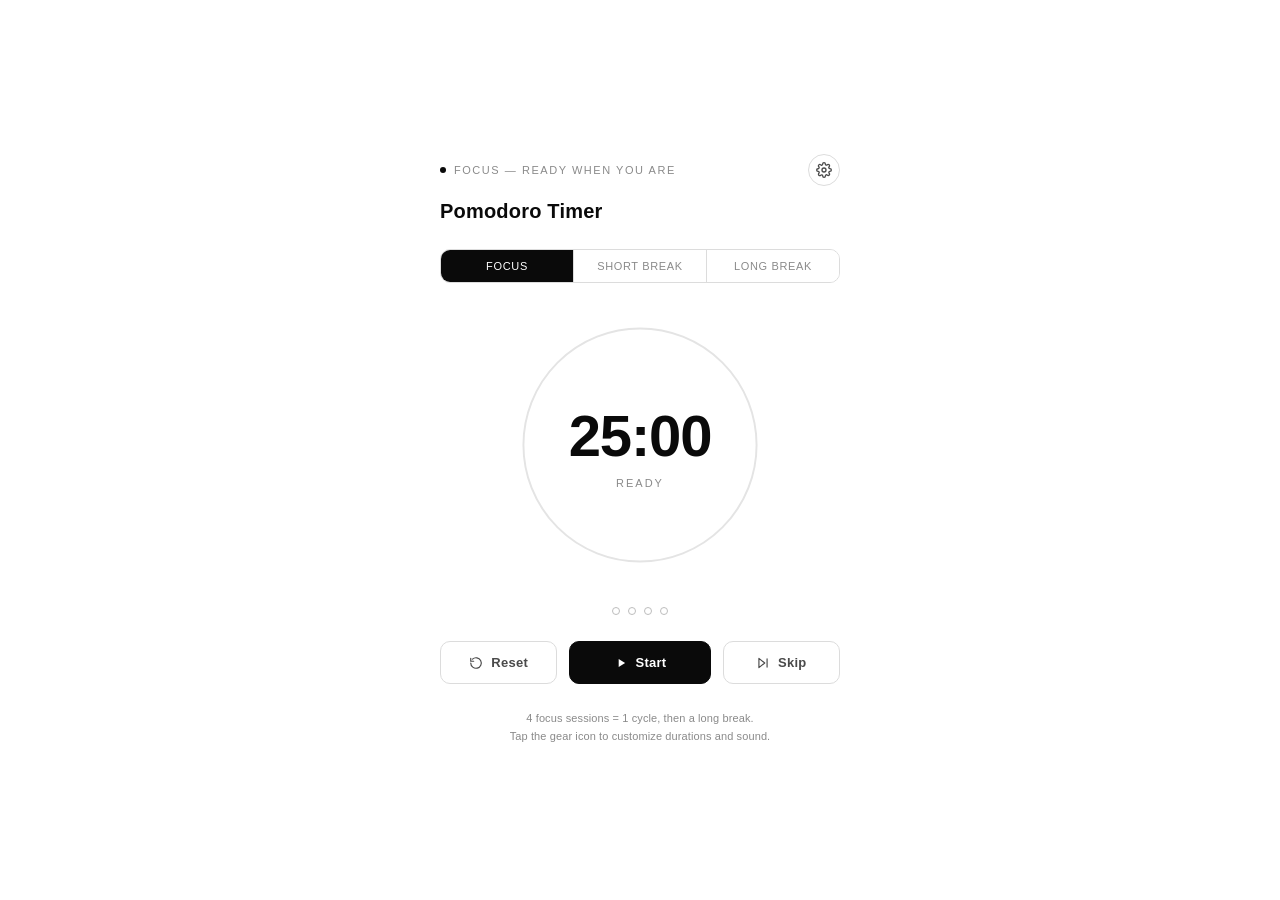
<file: index.html>
<!DOCTYPE html>
<html lang="en">
<head>
<meta charset="UTF-8">
<meta name="viewport" content="width=device-width, initial-scale=1.0">
<link rel="stylesheet" href="style.css">
<title>Pomodoro Timer</title>
</head>
<body>

<div class="app">
  <div class="topbar">
    <div class="eyebrow"><span class="dot" id="pulseDot"></span><span id="eyebrowText">Ready when you are</span></div>
    <button class="icon-btn" id="settingsBtn" aria-label="Open settings">
      <svg viewBox="0 0 24 24" fill="none" stroke="currentColor" stroke-width="2" stroke-linecap="round" stroke-linejoin="round"><circle cx="12" cy="12" r="3"/><path d="M19.4 15a1.65 1.65 0 0 0 .33 1.82l.06.06a2 2 0 1 1-2.83 2.83l-.06-.06a1.65 1.65 0 0 0-1.82-.33 1.65 1.65 0 0 0-1 1.51V21a2 2 0 0 1-4 0v-.09A1.65 1.65 0 0 0 9 19.4a1.65 1.65 0 0 0-1.82.33l-.06.06a2 2 0 1 1-2.83-2.83l.06-.06a1.65 1.65 0 0 0 .33-1.82 1.65 1.65 0 0 0-1.51-1H3a2 2 0 0 1 0-4h.09A1.65 1.65 0 0 0 4.6 9a1.65 1.65 0 0 0-.33-1.82l-.06-.06a2 2 0 1 1 2.83-2.83l.06.06a1.65 1.65 0 0 0 1.82.33H9a1.65 1.65 0 0 0 1-1.51V3a2 2 0 0 1 4 0v.09a1.65 1.65 0 0 0 1 1.51 1.65 1.65 0 0 0 1.82-.33l.06-.06a2 2 0 1 1 2.83 2.83l-.06.06a1.65 1.65 0 0 0-.33 1.82V9a1.65 1.65 0 0 0 1.51 1H21a2 2 0 0 1 0 4h-.09a1.65 1.65 0 0 0-1.51 1z"/></svg>
    </button>
  </div>

  <h1>Pomodoro Timer</h1>

  <div class="modes" role="tablist" aria-label="Timer mode">
    <button class="active" data-mode="focus" role="tab" aria-selected="true">Focus</button>
    <button data-mode="short" role="tab" aria-selected="false">Short Break</button>
    <button data-mode="long" role="tab" aria-selected="false">Long Break</button>
  </div>

  <div class="dial-wrap">
    <svg class="dial" viewBox="0 0 280 280">
      <circle class="ring-track" cx="140" cy="140" r="120"></circle>
      <circle class="ring-progress" id="ringProgress" cx="140" cy="140" r="120"
              stroke-dasharray="754" stroke-dashoffset="0"></circle>
    </svg>
    <div class="dial-center">
      <div class="time" id="timeDisplay">25:00</div>
      <div class="status-label" id="statusLabel">Ready</div>
    </div>
  </div>

  <div class="sessions" id="sessionDots" aria-label="Completed focus sessions this cycle"></div>

  <div class="controls">
    <button class="btn ghost" id="resetBtn" aria-label="Reset timer">
      <svg viewBox="0 0 24 24" fill="none" stroke="currentColor" stroke-width="2" stroke-linecap="round"><path d="M3 12a9 9 0 1 0 3-6.7"/><path d="M3 4v5h5"/></svg>
      Reset
    </button>
    <button class="btn primary" id="startPauseBtn">
      <svg id="startIcon" viewBox="0 0 24 24" fill="currentColor"><path d="M8 5v14l11-7z"/></svg>
      <svg id="pauseIcon" viewBox="0 0 24 24" fill="currentColor" style="display:none"><rect x="6" y="5" width="4" height="14"/><rect x="14" y="5" width="4" height="14"/></svg>
      <span id="startPauseLabel">Start</span>
    </button>
    <button class="btn ghost" id="skipBtn" aria-label="Skip to next session">
      <svg viewBox="0 0 24 24" fill="none" stroke="currentColor" stroke-width="2" stroke-linecap="round" stroke-linejoin="round"><path d="M5 4l10 8-10 8V4z"/><path d="M19 5v14"/></svg>
      Skip
    </button>
  </div>

  <div class="footnote" id="footnoteText">
    4 focus sessions = 1 cycle, then a long break.<br>
    Tap the gear icon to customize durations and sound.
  </div>
</div>

<!-- Settings panel -->
<div class="overlay" id="overlay">
  <div class="panel" role="dialog" aria-modal="true" aria-label="Timer settings">
    <div class="panel-head">
      <h2>Customize</h2>
      <button class="icon-btn" id="closeSettings" aria-label="Close settings">
        <svg viewBox="0 0 24 24" fill="none" stroke="currentColor" stroke-width="2" stroke-linecap="round"><path d="M18 6 6 18"/><path d="M6 6l12 12"/></svg>
      </button>
    </div>

    <div class="field-group">
      <div class="field-label">Durations (minutes)</div>
      <div class="duration-row">
        <div class="duration-field">
          <input type="number" id="focusInput" min="1" max="180" value="25" inputmode="numeric">
          <label for="focusInput">Focus</label>
        </div>
        <div class="duration-field">
          <input type="number" id="shortInput" min="1" max="60" value="5" inputmode="numeric">
          <label for="shortInput">Short</label>
        </div>
        <div class="duration-field">
          <input type="number" id="longInput" min="1" max="90" value="15" inputmode="numeric">
          <label for="longInput">Long</label>
        </div>
      </div>
    </div>

    <div class="stepper-row">
      <span class="stepper-label">Focus sessions before long break</span>
      <div class="stepper">
        <button type="button" id="sessionsMinus" aria-label="Decrease">−</button>
        <span id="sessionsValue">4</span>
        <button type="button" id="sessionsPlus" aria-label="Increase">+</button>
      </div>
    </div>

    <div class="toggle-row">
      <div class="toggle-text">
        <span class="toggle-title">Auto-start next session</span>
        <span class="toggle-sub">Skip the manual tap after each timer</span>
      </div>
      <label class="switch">
        <input type="checkbox" id="autoStartToggle">
        <span class="track"></span>
      </label>
    </div>

    <div class="toggle-row">
      <div class="toggle-text">
        <span class="toggle-title">Sound effects</span>
        <span class="toggle-sub">Start, pause &amp; completion chimes</span>
      </div>
      <label class="switch">
        <input type="checkbox" id="soundToggleSwitch" checked>
        <span class="track"></span>
      </label>
    </div>

    <div class="volume-row">
      <div class="row-top">
        <span class="field-label">Volume</span>
        <span class="field-label" id="volumeValue">70%</span>
      </div>
      <input type="range" id="volumeSlider" min="0" max="100" value="70">
    </div>

    <div class="field-group">
      <div class="field-label">Chime style</div>
      <div class="sound-picker">
        <button type="button" class="active" data-tone="chime">Chime</button>
        <button type="button" data-tone="bell">Bell</button>
        <button type="button" data-tone="beep">Beep</button>
      </div>
    </div>

    <div class="panel-actions">
      <button class="btn ghost" id="restoreDefaults">Restore Defaults</button>
      <button class="btn primary" id="applySettings">Apply</button>
    </div>
  </div>
</div>

<script src="script.js"> </script>

</body>
</html>
</file>
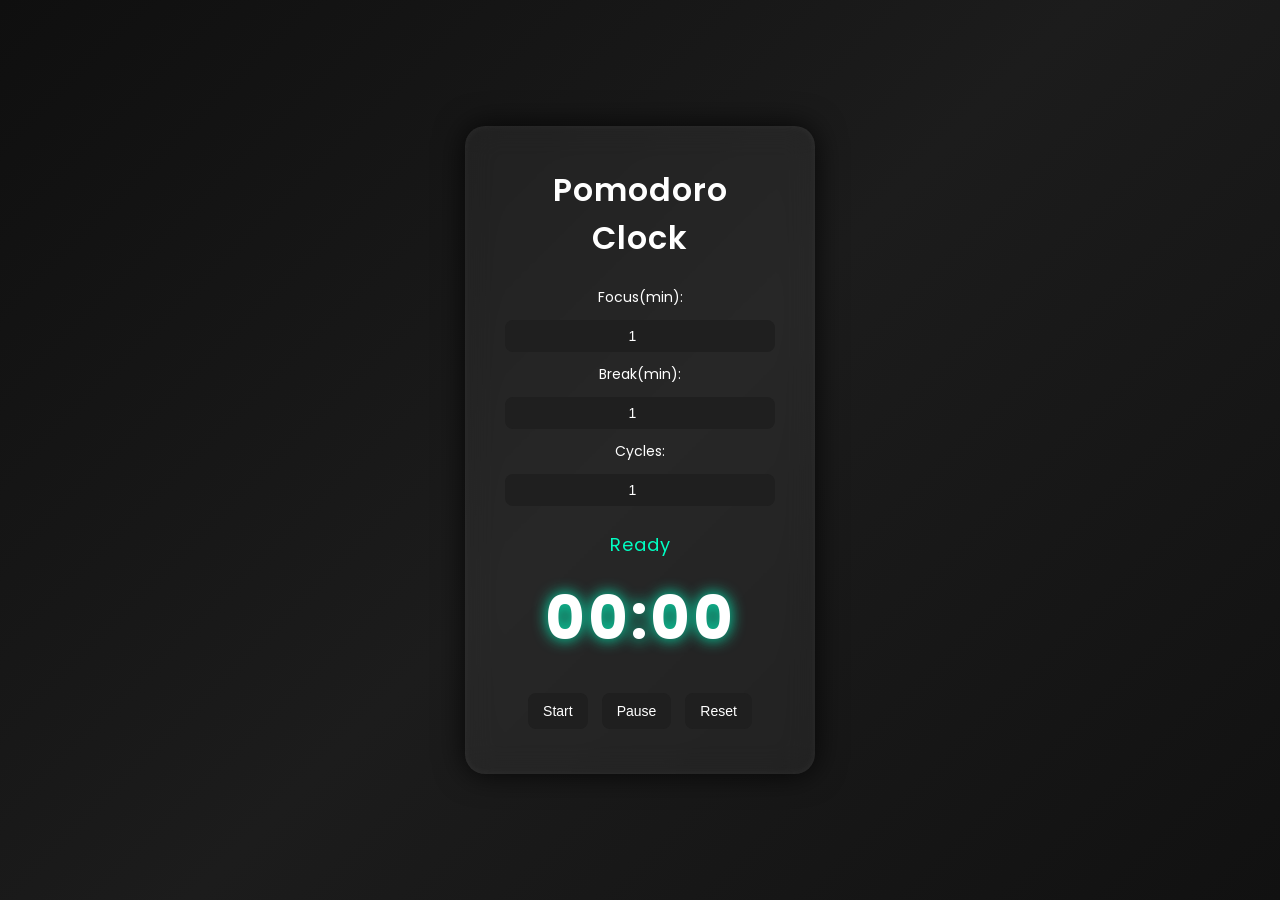
<file: Pomo/index.html>
<!DOCTYPE html>
<html lang="en">
<head>
    <meta charset="UTF-8">
    <meta name="viewport" content="width=device-width, initial-scale=1.0">
    <title>Document</title>
    <link rel="stylesheet" href="style.css">
</head>
<body>
    <div class="container">
        <h1>Pomodoro Clock</h1>
        <div class="inp">
            Focus(min):<input type="number" value="1" min="1" id="Ftime">
            Break(min):<input type="number" value="1" min="1" id="Btime">
            Cycles:<input type="number" value="1" min="1" id="cycle">
        </div>        
        <div id="mode">Ready</div>
        <div id="timer">00:00</div>

        <button onclick="startTimer()">Start</button>
        <button onclick="pauseTimer()">Pause</button>
        <button onclick="resetTimer()">Reset</button>
    </div>
    <audio id="focusSound" src="Sound1.m4a" preload="auto"></audio>
    <audio id="breakSound" src="Sound2.m4a" preload="auto"></audio>
    <script src="script.js"></script>
</body>
</html>
</file>
<file: style.css>
:root{
    --bg:#FFFFFF;
    --ink:#0A0A0A;
    --grey-1:#F4F4F4;
    --grey-2:#E4E4E4;
    --grey-3:#BDBDBD;
    --grey-4:#8A8A8A;
    --grey-5:#4A4A4A;
    --line:#DCDCDC;
    --accent: var(--ink);
    --accent-soft: var(--grey-2);
  }

  *{box-sizing:border-box; margin:0; padding:0;}

  body{
    min-height:100vh;
    background:var(--bg);
    color:var(--ink);
    font-family:Arial, Helvetica, sans-serif;
    display:flex;
    align-items:center;
    justify-content:center;
    padding:32px 20px;
  }

  .app{
    width:100%;
    max-width:400px;
    display:flex;
    flex-direction:column;
    align-items:center;
    gap:26px;
    position:relative;
  }

  .topbar{
    width:100%;
    display:flex;
    align-items:center;
    justify-content:space-between;
  }

  .eyebrow{
    display:flex;
    align-items:center;
    gap:8px;
    font-size:11px;
    letter-spacing:0.14em;
    text-transform:uppercase;
    color:var(--grey-4);
  }
  .eyebrow .dot{
    width:6px;height:6px;border-radius:50%;
    background:var(--accent);
    transition: background 0.3s ease;
  }

  .icon-btn{
    width:32px; height:32px;
    border-radius:50%;
    border:1px solid var(--line);
    background:var(--bg);
    color:var(--grey-5);
    display:flex; align-items:center; justify-content:center;
    cursor:pointer;
    transition: color 0.2s ease, border-color 0.2s ease, transform 0.4s ease;
  }
  .icon-btn:hover{ color:var(--ink); border-color:var(--ink); }
  .icon-btn:focus-visible{ outline:2px solid var(--ink); outline-offset:2px; }
  .icon-btn svg{ width:16px; height:16px; }
  .icon-btn.spin{ transform:rotate(75deg); }

  h1{
    font-weight:700;
    font-size:20px;
    letter-spacing:0.01em;
    color:var(--ink);
    align-self:flex-start;
    margin-top:-12px;
  }

  .modes{
    display:flex;
    width:100%;
    border:1px solid var(--line);
    border-radius:10px;
    overflow:hidden;
  }
  .modes button{
    flex:1;
    font-family:Arial, Helvetica, sans-serif;
    font-size:11px;
    letter-spacing:0.06em;
    text-transform:uppercase;
    background:var(--bg);
    border:none;
    border-right:1px solid var(--line);
    color:var(--grey-4);
    padding:10px 6px;
    cursor:pointer;
    transition: all 0.2s ease;
  }
  .modes button:last-child{ border-right:none; }
  .modes button.active{
    background:var(--ink);
    color:var(--bg);
  }
  .modes button:focus-visible{
    outline:2px solid var(--ink);
    outline-offset:-2px;
  }

  .dial-wrap{
    position:relative;
    width:272px;
    height:272px;
  }
  svg.dial{ width:100%; height:100%; transform:rotate(-90deg); }
  .ring-track{
    fill:none;
    stroke:var(--grey-2);
    stroke-width:2;
  }
  .ring-progress{
    fill:none;
    stroke:var(--accent);
    stroke-width:2;
    stroke-linecap:butt;
    transition: stroke-dashoffset 1s linear;
  }

  .dial-center{
    position:absolute;
    inset:0;
    display:flex;
    flex-direction:column;
    align-items:center;
    justify-content:center;
    gap:8px;
  }
  .time{
    font-family:Arial, Helvetica, sans-serif;
    font-size:58px;
    font-weight:700;
    letter-spacing:-0.02em;
    font-variant-numeric: tabular-nums;
    color:var(--ink);
  }
  .status-label{
    font-size:11px;
    letter-spacing:0.18em;
    text-transform:uppercase;
    color:var(--grey-4);
  }

  .controls{
    display:flex;
    align-items:center;
    gap:12px;
    width:100%;
  }
  .btn{
    font-family:Arial, Helvetica, sans-serif;
    font-weight:700;
    font-size:13px;
    letter-spacing:0.02em;
    border-radius:10px;
    border:1px solid var(--ink);
    background:var(--bg);
    color:var(--ink);
    padding:13px 18px;
    cursor:pointer;
    display:flex;
    align-items:center;
    justify-content:center;
    gap:8px;
    transition: background 0.15s ease, color 0.15s ease, opacity 0.15s ease;
  }
  .btn:hover{ background:var(--grey-1); }
  .btn:active{ opacity:0.7; }
  .btn:focus-visible{ outline:2px solid var(--ink); outline-offset:2px; }
  .btn.primary{
    background:var(--ink);
    color:var(--bg);
    flex:1.3;
  }
  .btn.primary:hover{ background:var(--grey-5); }
  .btn.ghost{ flex:1; border-color:var(--line); color:var(--grey-5); }
  .btn.ghost:hover{ border-color:var(--ink); color:var(--ink); }
  .btn svg{ width:14px; height:14px; }

  .sessions{
    display:flex;
    gap:8px;
    align-items:center;
  }
  .session-mark{
    width:8px; height:8px;
    border-radius:50%;
    border:1px solid var(--grey-3);
    background:transparent;
    transition: background 0.2s ease, border-color 0.2s ease;
  }
  .session-mark.done{
    background:var(--ink);
    border-color:var(--ink);
  }

  .footnote{
    font-size:11px;
    color:var(--grey-4);
    letter-spacing:0.01em;
    text-align:center;
    line-height:1.6;
  }
  .footnote button{
    background:none; border:none; color:var(--grey-5);
    text-decoration:underline; cursor:pointer; font-family:inherit; font-size:inherit;
    padding:0;
  }
  .footnote button:hover{ color:var(--ink); }

  /* ---- Settings panel ---- */
  .overlay{
    position:fixed; inset:0;
    background:rgba(10,10,10,0.4);
    display:flex; align-items:center; justify-content:center;
    padding:20px;
    opacity:0; pointer-events:none;
    transition:opacity 0.2s ease;
    z-index:10;
  }
  .overlay.open{ opacity:1; pointer-events:auto; }

  .panel{
    width:100%; max-width:370px;
    background:var(--bg);
    border:1px solid var(--ink);
    border-radius:14px;
    padding:24px;
    display:flex;
    flex-direction:column;
    gap:18px;
    transform: translateY(10px);
    transition: transform 0.2s ease;
    max-height:86vh;
    overflow-y:auto;
  }
  .overlay.open .panel{ transform: translateY(0); }

  .panel-head{
    display:flex; align-items:center; justify-content:space-between;
  }
  .panel-head h2{
    font-size:15px; font-weight:700;
  }

  .field-group{
    display:flex;
    flex-direction:column;
    gap:10px;
  }
  .field-label{
    font-size:10px;
    letter-spacing:0.12em;
    text-transform:uppercase;
    color:var(--grey-4);
  }

  .duration-row{
    display:grid;
    grid-template-columns:1fr 1fr 1fr;
    gap:8px;
  }
  .duration-field{
    display:flex; flex-direction:column; gap:6px;
    background:var(--grey-1);
    border:1px solid var(--line);
    border-radius:10px;
    padding:10px 8px;
    align-items:center;
  }
  .duration-field label{
    font-size:10px;
    color:var(--grey-4);
    letter-spacing:0.04em;
  }
  .duration-field input{
    width:100%;
    background:transparent;
    border:none;
    color:var(--ink);
    font-family:Arial, Helvetica, sans-serif;
    font-size:19px;
    font-weight:700;
    text-align:center;
    -moz-appearance:textfield;
  }
  .duration-field input::-webkit-outer-spin-button,
  .duration-field input::-webkit-inner-spin-button{
    -webkit-appearance:none; margin:0;
  }
  .duration-field input:focus-visible{ outline:none; }
  .duration-field:focus-within{ border-color:var(--ink); }

  .stepper-row{
    display:flex; align-items:center; justify-content:space-between;
    background:var(--grey-1);
    border:1px solid var(--line);
    border-radius:10px;
    padding:10px 14px;
  }
  .stepper-row .stepper-label{
    font-size:12.5px; color:var(--ink);
  }
  .stepper{
    display:flex; align-items:center; gap:12px;
  }
  .stepper button{
    width:24px; height:24px;
    border-radius:6px;
    border:1px solid var(--grey-3);
    background:var(--bg);
    color:var(--ink);
    cursor:pointer;
    font-size:14px;
    line-height:1;
    display:flex; align-items:center; justify-content:center;
  }
  .stepper button:hover{ border-color:var(--ink); }
  .stepper span{
    min-width:14px;
    text-align:center;
    font-weight:700;
    font-size:13px;
  }

  .toggle-row{
    display:flex; align-items:center; justify-content:space-between;
    background:var(--grey-1);
    border:1px solid var(--line);
    border-radius:10px;
    padding:11px 14px;
  }
  .toggle-row .toggle-text{ display:flex; flex-direction:column; gap:2px; }
  .toggle-row .toggle-title{ font-size:12.5px; color:var(--ink); }
  .toggle-row .toggle-sub{ font-size:10px; color:var(--grey-4); }

  .switch{
    position:relative;
    width:38px; height:21px;
    flex-shrink:0;
  }
  .switch input{ opacity:0; width:0; height:0; position:absolute; }
  .switch .track{
    position:absolute; inset:0;
    background:var(--grey-3);
    border-radius:999px;
    cursor:pointer;
    transition: background 0.2s ease;
  }
  .switch .track::before{
    content:'';
    position:absolute;
    width:15px; height:15px;
    left:3px; top:3px;
    background:var(--bg);
    border-radius:50%;
    transition: transform 0.2s ease;
  }
  .switch input:checked + .track{ background:var(--ink); }
  .switch input:checked + .track::before{ transform:translateX(17px); }
  .switch input:focus-visible + .track{ outline:2px solid var(--ink); outline-offset:2px; }

  .volume-row{
    display:flex; flex-direction:column; gap:8px;
    background:var(--grey-1);
    border:1px solid var(--line);
    border-radius:10px;
    padding:11px 14px;
  }
  .volume-row .row-top{ display:flex; align-items:center; justify-content:space-between; }
  .volume-row input[type=range]{
    -webkit-appearance:none;
    width:100%;
    height:3px;
    border-radius:2px;
    background:var(--grey-3);
    outline:none;
  }
  .volume-row input[type=range]::-webkit-slider-thumb{
    -webkit-appearance:none;
    width:14px; height:14px;
    border-radius:50%;
    background:var(--ink);
    cursor:pointer;
    border:2px solid var(--bg);
    box-shadow:0 0 0 1px var(--grey-3);
  }
  .volume-row input[type=range]::-moz-range-thumb{
    width:14px; height:14px;
    border-radius:50%;
    background:var(--ink);
    cursor:pointer;
    border:2px solid var(--bg);
    box-shadow:0 0 0 1px var(--grey-3);
  }

  .sound-picker{
    display:flex; gap:8px;
  }
  .sound-picker button{
    flex:1;
    font-family:Arial, Helvetica, sans-serif;
    font-size:10.5px;
    letter-spacing:0.03em;
    text-transform:uppercase;
    padding:9px 4px;
    border-radius:8px;
    border:1px solid var(--line);
    background:var(--grey-1);
    color:var(--grey-4);
    cursor:pointer;
    transition: all 0.15s ease;
  }
  .sound-picker button.active{
    border-color:var(--ink);
    color:var(--bg);
    background:var(--ink);
  }

  .panel-actions{
    display:flex; gap:10px;
  }
  .panel-actions .btn{ flex:1; padding:12px; font-size:12.5px; }

  @media (max-width:380px){
    .dial-wrap{ width:236px; height:236px; }
    .time{ font-size:46px; }
  }

  @media (prefers-reduced-motion: reduce){
    *{ transition:none !important; }
  }
</file>
<file: Pomo/style.css>
/* Google Font (optional but recommended) */
@import url('https://fonts.googleapis.com/css2?family=Poppins:wght@300;500;700&display=swap');

* {
    margin: 0;
    padding: 0;
    box-sizing: border-box;
}

body {
    font-family: 'Poppins', sans-serif;
    height: 100vh;
    display: flex;
    justify-content: center;
    align-items: center;

    background: linear-gradient(135deg, #0f0f0f, #1c1c1c, #111);
    color: #ffffff;
}

/* Main Container */
.container {
    background: rgba(255, 255, 255, 0.05);
    backdrop-filter: blur(15px);
    border-radius: 20px;
    padding: 40px;
    width: 350px;
    text-align: center;

    box-shadow: 
        0 0 30px rgba(0, 0, 0, 0.8),
        0 0 10px rgba(255, 255, 255, 0.05) inset;

    transition: 0.3s ease;
}

.container:hover {
    transform: translateY(-5px);
}

/* Title */
h1 {
    font-weight: 600;
    margin-bottom: 25px;
    letter-spacing: 1px;
    color: #ffffff;
}

/* Inputs */
.inp {
    display: flex;
    flex-direction: column;
    gap: 12px;
    margin-bottom: 25px;
    font-size: 14px;
}

input {
    padding: 8px;
    border-radius: 8px;
    border: none;
    outline: none;
    background: #1f1f1f;
    color: white;
    text-align: center;
    font-size: 14px;
    transition: 0.3s;
}

input:focus {
    background: #292929;
    box-shadow: 0 0 8px #00ffc3;
}

/* Mode text */
#mode {
    font-size: 18px;
    margin-bottom: 10px;
    letter-spacing: 1px;
    color: #00ffc3;
}

/* Timer */
#timer {
    font-size: 60px;
    font-weight: 700;
    margin: 15px 0 25px 0;
    letter-spacing: 3px;

    text-shadow: 0 0 15px #00ffc3;
}

/* Buttons */
button {
    padding: 10px 15px;
    margin: 5px;
    border: none;
    border-radius: 8px;
    cursor: pointer;
    font-weight: 500;
    font-size: 14px;

    background: #1f1f1f;
    color: white;
    transition: 0.3s;
}

button:hover {
    background: #00ffc3;
    color: black;
    box-shadow: 0 0 15px #00ffc3;
}

/* Completed state glow */
#mode:contains("Completed") {
    color: #ff4d6d;
}
</file>
